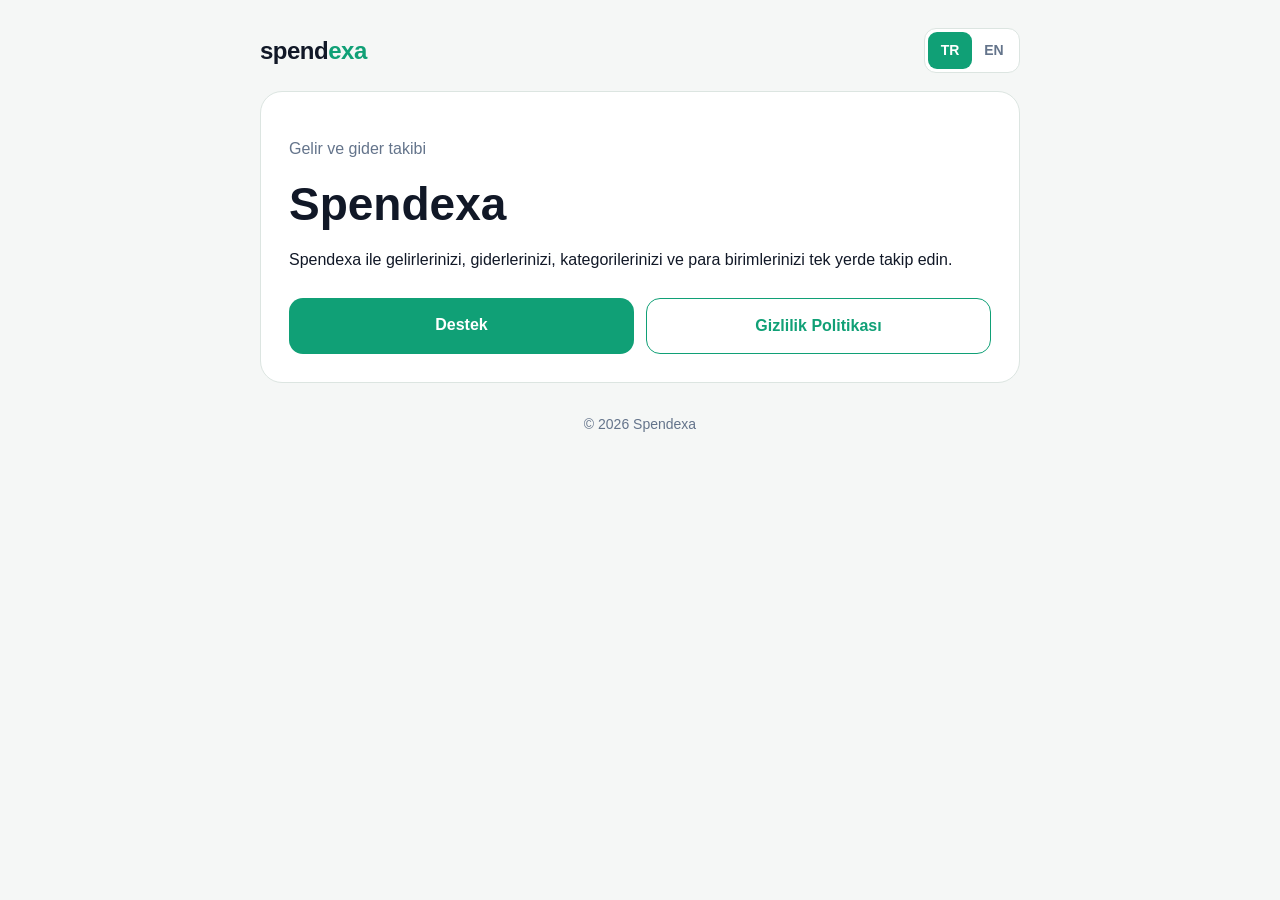
<file: index.html>
<!doctype html>
<html lang="tr" data-language="tr">
<head>
  <meta charset="utf-8">
  <meta name="viewport" content="width=device-width, initial-scale=1">
  <meta name="description" content="Spendexa destek ve gizlilik bilgileri">
  <title>Spendexa</title>
  <script>
    try {
      const savedLanguage = localStorage.getItem("spendexa-language");
      if (savedLanguage === "en" || savedLanguage === "tr") {
        document.documentElement.dataset.language = savedLanguage;
        document.documentElement.lang = savedLanguage;
      }
    } catch {}
  </script>
  <link rel="stylesheet" href="/styles.css">
  <script src="/language.js" defer></script>
</head>
<body
  data-title-tr="Spendexa"
  data-title-en="Spendexa"
  data-description-tr="Spendexa destek ve gizlilik bilgileri"
  data-description-en="Spendexa support and privacy information"
>
  <header class="wrap">
    <div class="header-row">
      <a class="brand" href="/" aria-label="Spendexa">spend<span>exa</span></a>
      <div class="language-switcher" role="group" aria-label="Language / Dil">
        <button class="language-button" type="button" data-language-button="tr" aria-pressed="true">TR</button>
        <button class="language-button" type="button" data-language-button="en" aria-pressed="false">EN</button>
      </div>
    </div>
  </header>
  <main class="wrap">
    <section class="card" data-lang="tr">
      <p class="muted">Gelir ve gider takibi</p>
      <h1>Spendexa</h1>
      <p>Spendexa ile gelirlerinizi, giderlerinizi, kategorilerinizi ve para birimlerinizi tek yerde takip edin.</p>
      <div class="actions">
        <a class="button" href="/support/">Destek</a>
        <a class="button secondary" href="/privacy/">Gizlilik Politikası</a>
      </div>
    </section>

    <section class="card" data-lang="en" lang="en">
      <p class="muted">Income and expense tracking</p>
      <h1>Spendexa</h1>
      <p>Track your income, expenses, categories, and currencies together with Spendexa.</p>
      <div class="actions">
        <a class="button" href="/support/">Support</a>
        <a class="button secondary" href="/privacy/">Privacy Policy</a>
      </div>
    </section>
  </main>
  <footer class="wrap">© 2026 Spendexa</footer>
</body>
</html>
</file>
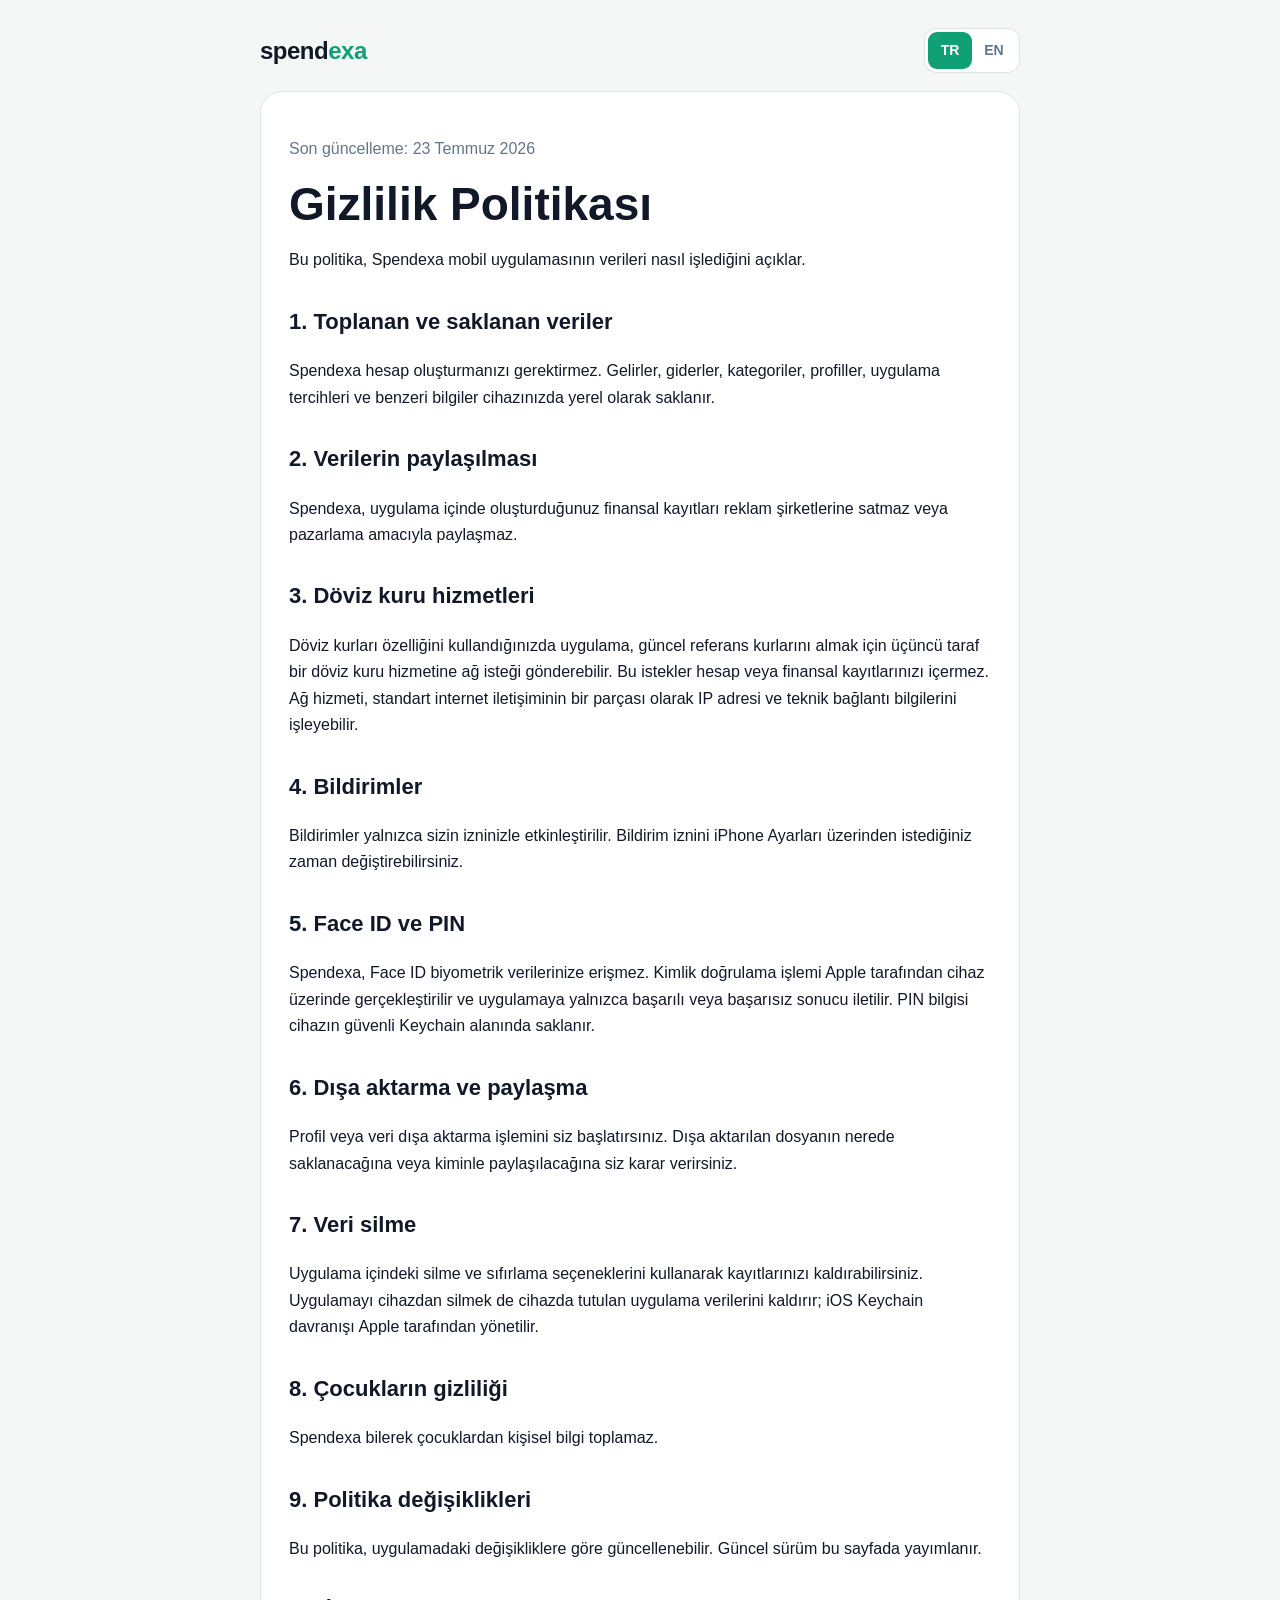
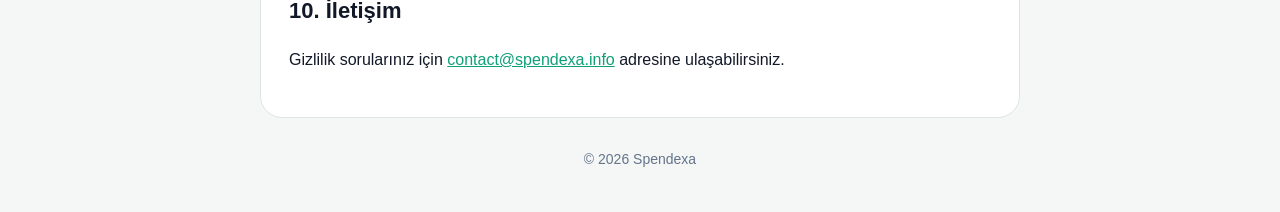
<file: privacy/index.html>
<!doctype html>
<html lang="tr" data-language="tr">
<head>
  <meta charset="utf-8">
  <meta name="viewport" content="width=device-width, initial-scale=1">
  <meta name="description" content="Spendexa gizlilik politikası">
  <title>Gizlilik Politikası · Spendexa</title>
  <script>
    try {
      const savedLanguage = localStorage.getItem("spendexa-language");
      if (savedLanguage === "en" || savedLanguage === "tr") {
        document.documentElement.dataset.language = savedLanguage;
        document.documentElement.lang = savedLanguage;
      }
    } catch {}
  </script>
  <link rel="stylesheet" href="/styles.css">
  <script src="/language.js" defer></script>
</head>
<body
  data-title-tr="Gizlilik Politikası · Spendexa"
  data-title-en="Privacy Policy · Spendexa"
  data-description-tr="Spendexa gizlilik politikası"
  data-description-en="Spendexa privacy policy"
>
  <header class="wrap">
    <div class="header-row">
      <a class="brand" href="/" aria-label="Spendexa">spend<span>exa</span></a>
      <div class="language-switcher" role="group" aria-label="Language / Dil">
        <button class="language-button" type="button" data-language-button="tr" aria-pressed="true">TR</button>
        <button class="language-button" type="button" data-language-button="en" aria-pressed="false">EN</button>
      </div>
    </div>
  </header>
  <main class="wrap">
    <article class="card" data-lang="tr">
      <p class="muted">Son güncelleme: 23 Temmuz 2026</p>
      <h1>Gizlilik Politikası</h1>
      <p>Bu politika, Spendexa mobil uygulamasının verileri nasıl işlediğini açıklar.</p>

      <h2>1. Toplanan ve saklanan veriler</h2>
      <p>Spendexa hesap oluşturmanızı gerektirmez. Gelirler, giderler, kategoriler, profiller, uygulama tercihleri ve benzeri bilgiler cihazınızda yerel olarak saklanır.</p>

      <h2>2. Verilerin paylaşılması</h2>
      <p>Spendexa, uygulama içinde oluşturduğunuz finansal kayıtları reklam şirketlerine satmaz veya pazarlama amacıyla paylaşmaz.</p>

      <h2>3. Döviz kuru hizmetleri</h2>
      <p>Döviz kurları özelliğini kullandığınızda uygulama, güncel referans kurlarını almak için üçüncü taraf bir döviz kuru hizmetine ağ isteği gönderebilir. Bu istekler hesap veya finansal kayıtlarınızı içermez. Ağ hizmeti, standart internet iletişiminin bir parçası olarak IP adresi ve teknik bağlantı bilgilerini işleyebilir.</p>

      <h2>4. Bildirimler</h2>
      <p>Bildirimler yalnızca sizin izninizle etkinleştirilir. Bildirim iznini iPhone Ayarları üzerinden istediğiniz zaman değiştirebilirsiniz.</p>

      <h2>5. Face ID ve PIN</h2>
      <p>Spendexa, Face ID biyometrik verilerinize erişmez. Kimlik doğrulama işlemi Apple tarafından cihaz üzerinde gerçekleştirilir ve uygulamaya yalnızca başarılı veya başarısız sonucu iletilir. PIN bilgisi cihazın güvenli Keychain alanında saklanır.</p>

      <h2>6. Dışa aktarma ve paylaşma</h2>
      <p>Profil veya veri dışa aktarma işlemini siz başlatırsınız. Dışa aktarılan dosyanın nerede saklanacağına veya kiminle paylaşılacağına siz karar verirsiniz.</p>

      <h2>7. Veri silme</h2>
      <p>Uygulama içindeki silme ve sıfırlama seçeneklerini kullanarak kayıtlarınızı kaldırabilirsiniz. Uygulamayı cihazdan silmek de cihazda tutulan uygulama verilerini kaldırır; iOS Keychain davranışı Apple tarafından yönetilir.</p>

      <h2>8. Çocukların gizliliği</h2>
      <p>Spendexa bilerek çocuklardan kişisel bilgi toplamaz.</p>

      <h2>9. Politika değişiklikleri</h2>
      <p>Bu politika, uygulamadaki değişikliklere göre güncellenebilir. Güncel sürüm bu sayfada yayımlanır.</p>

      <h2>10. İletişim</h2>
      <p>Gizlilik sorularınız için <a href="mailto:contact@spendexa.info?subject=Spendexa%20Privacy">contact@spendexa.info</a> adresine ulaşabilirsiniz.</p>
    </article>

    <article class="card" data-lang="en" lang="en">
      <p class="muted">Last updated: July 23, 2026</p>
      <h1>Privacy Policy</h1>
      <p>This policy explains how the Spendexa mobile application handles information.</p>

      <h2>1. Information stored</h2>
      <p>Spendexa does not require an account. Income, expenses, categories, profiles, app preferences, and similar information are stored locally on your device.</p>

      <h2>2. Sharing</h2>
      <p>Spendexa does not sell your financial records to advertisers or share them for marketing purposes.</p>

      <h2>3. Exchange-rate services</h2>
      <p>When you use exchange-rate features, the app may contact a third-party exchange-rate service to retrieve reference rates. These requests do not include your account or financial records. The service may process IP addresses and standard technical connection data as part of internet communication.</p>

      <h2>4. Notifications</h2>
      <p>Notifications are enabled only with your permission. You can change notification permission at any time in iPhone Settings.</p>

      <h2>5. Face ID and PIN</h2>
      <p>Spendexa does not access Face ID biometric data. Apple performs authentication on the device and returns only a success or failure result. PIN information is stored in the device Keychain.</p>

      <h2>6. Exporting and sharing</h2>
      <p>You initiate profile and data exports and decide where exported files are stored or shared.</p>

      <h2>7. Deletion</h2>
      <p>You can remove records using deletion and reset controls in the app. Removing the app also removes app data stored on the device; iOS Keychain behavior is managed by Apple.</p>

      <h2>8. Children's privacy</h2>
      <p>Spendexa does not knowingly collect personal information from children.</p>

      <h2>9. Changes</h2>
      <p>This policy may be updated as the app changes. The current version will be published on this page.</p>

      <h2>10. Contact</h2>
      <p>For privacy questions, contact <a href="mailto:contact@spendexa.info?subject=Spendexa%20Privacy">contact@spendexa.info</a>.</p>
    </article>
  </main>
  <footer class="wrap">© 2026 Spendexa</footer>
</body>
</html>
</file>
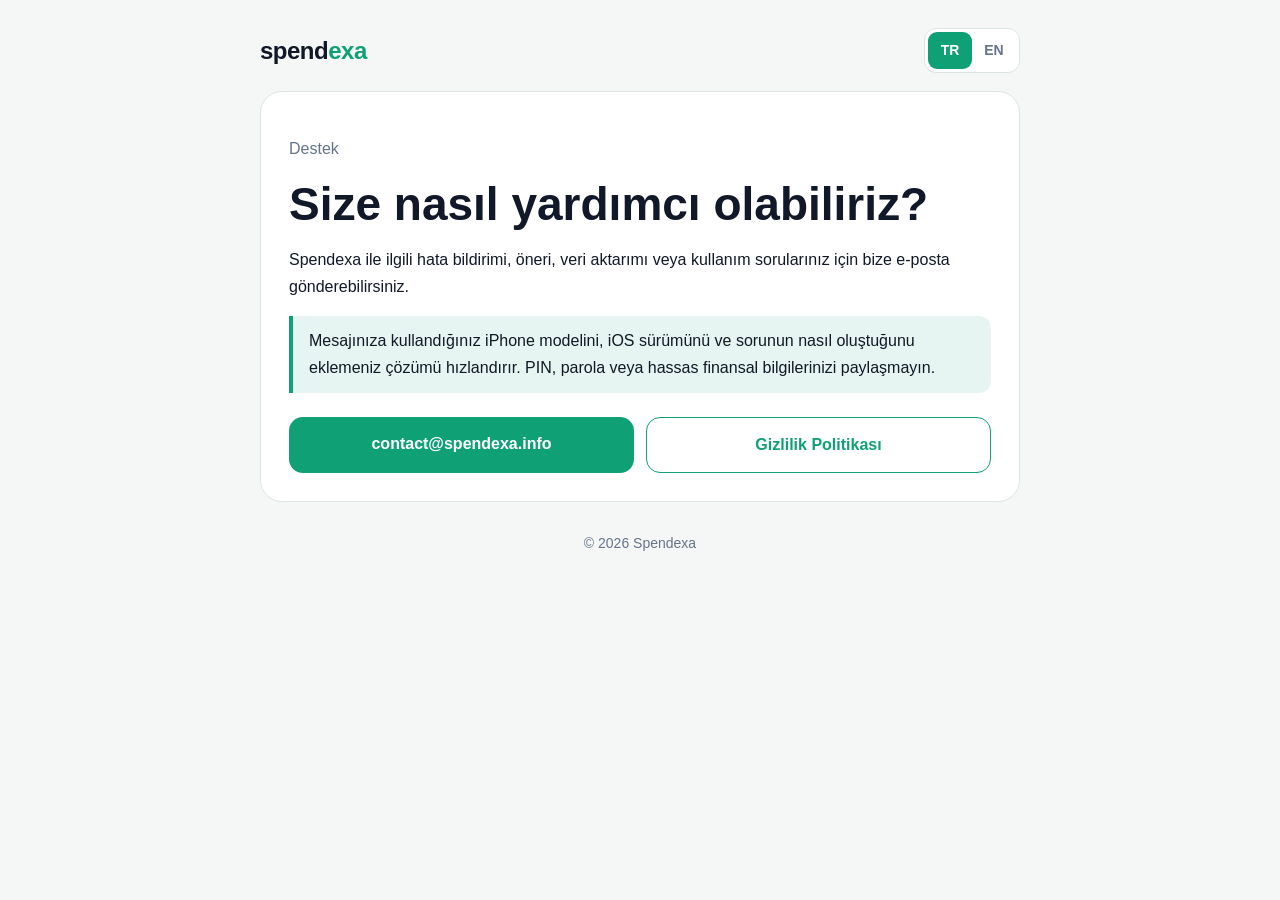
<file: support/index.html>
<!doctype html>
<html lang="tr" data-language="tr">
<head>
  <meta charset="utf-8">
  <meta name="viewport" content="width=device-width, initial-scale=1">
  <meta name="description" content="Spendexa destek sayfası">
  <title>Destek · Spendexa</title>
  <script>
    try {
      const savedLanguage = localStorage.getItem("spendexa-language");
      if (savedLanguage === "en" || savedLanguage === "tr") {
        document.documentElement.dataset.language = savedLanguage;
        document.documentElement.lang = savedLanguage;
      }
    } catch {}
  </script>
  <link rel="stylesheet" href="/styles.css">
  <script src="/language.js" defer></script>
</head>
<body
  data-title-tr="Destek · Spendexa"
  data-title-en="Support · Spendexa"
  data-description-tr="Spendexa destek sayfası"
  data-description-en="Spendexa support page"
>
  <header class="wrap">
    <div class="header-row">
      <a class="brand" href="/" aria-label="Spendexa">spend<span>exa</span></a>
      <div class="language-switcher" role="group" aria-label="Language / Dil">
        <button class="language-button" type="button" data-language-button="tr" aria-pressed="true">TR</button>
        <button class="language-button" type="button" data-language-button="en" aria-pressed="false">EN</button>
      </div>
    </div>
  </header>
  <main class="wrap">
    <section class="card" data-lang="tr">
      <p class="muted">Destek</p>
      <h1>Size nasıl yardımcı olabiliriz?</h1>
      <p>Spendexa ile ilgili hata bildirimi, öneri, veri aktarımı veya kullanım sorularınız için bize e-posta gönderebilirsiniz.</p>
      <div class="notice">
        Mesajınıza kullandığınız iPhone modelini, iOS sürümünü ve sorunun nasıl oluştuğunu eklemeniz çözümü hızlandırır. PIN, parola veya hassas finansal bilgilerinizi paylaşmayın.
      </div>
      <div class="actions">
        <a class="button" href="mailto:contact@spendexa.info?subject=Spendexa%20Support">contact@spendexa.info</a>
        <a class="button secondary" href="/privacy/">Gizlilik Politikası</a>
      </div>
    </section>

    <section class="card" data-lang="en" lang="en">
      <p class="muted">Support</p>
      <h1>How can we help?</h1>
      <p>Contact us for bug reports, suggestions, data import or export questions, or help using Spendexa.</p>
      <div class="notice">
        Including your iPhone model, iOS version, and steps that reproduce the issue can help us respond faster. Do not send PINs, passwords, or sensitive financial information.
      </div>
      <div class="actions">
        <a class="button" href="mailto:contact@spendexa.info?subject=Spendexa%20Support">contact@spendexa.info</a>
        <a class="button secondary" href="/privacy/">Privacy Policy</a>
      </div>
    </section>
  </main>
  <footer class="wrap">© 2026 Spendexa</footer>
</body>
</html>
</file>
<file: styles.css>
:root {
  color-scheme: light dark;
  --accent: #10a076;
  --bg: #f5f7f6;
  --card: #ffffff;
  --text: #111827;
  --muted: #64748b;
  --border: #dce5e1;
}

@media (prefers-color-scheme: dark) {
  :root {
    --bg: #0c1110;
    --card: #151c1a;
    --text: #f5f7f6;
    --muted: #a9b7b2;
    --border: #29332f;
  }
}

* { box-sizing: border-box; }
html { scroll-behavior: smooth; }
html[data-language="tr"] [data-lang="en"],
html[data-language="en"] [data-lang="tr"] {
  display: none !important;
}
body {
  margin: 0;
  background: var(--bg);
  color: var(--text);
  font-family: -apple-system, BlinkMacSystemFont, "Segoe UI", sans-serif;
  line-height: 1.65;
}
a { color: var(--accent); }
.wrap {
  width: min(760px, calc(100% - 32px));
  margin: 0 auto;
}
header {
  padding: 28px 0 18px;
}
.header-row {
  display: flex;
  align-items: center;
  justify-content: space-between;
  gap: 18px;
}
.brand {
  display: inline-flex;
  align-items: center;
  gap: 0;
  text-decoration: none;
  color: var(--text);
  font-size: 24px;
  font-weight: 800;
  letter-spacing: -0.5px;
}
.brand span { color: var(--accent); }
.language-switcher {
  display: inline-flex;
  padding: 3px;
  border: 1px solid var(--border);
  border-radius: 12px;
  background: var(--card);
}
.language-button {
  min-width: 44px;
  border: 0;
  border-radius: 9px;
  padding: 7px 10px;
  background: transparent;
  color: var(--muted);
  font: inherit;
  font-size: 14px;
  font-weight: 700;
  cursor: pointer;
}
.language-button[aria-pressed="true"] {
  background: var(--accent);
  color: #ffffff;
}
.language-button:focus-visible,
.button:focus-visible,
a:focus-visible {
  outline: 3px solid color-mix(in srgb, var(--accent) 45%, transparent);
  outline-offset: 3px;
}
.card {
  background: var(--card);
  border: 1px solid var(--border);
  border-radius: 22px;
  padding: 28px;
  margin-bottom: 20px;
}
h1 { margin: 0 0 12px; font-size: clamp(30px, 7vw, 46px); line-height: 1.15; }
h2 { margin-top: 30px; font-size: 22px; }
h3 { margin-top: 24px; font-size: 18px; }
p, li { color: var(--text); }
.muted { color: var(--muted); }
.actions {
  display: grid;
  grid-template-columns: repeat(auto-fit, minmax(210px, 1fr));
  gap: 12px;
  margin-top: 24px;
}
.button {
  display: block;
  border-radius: 14px;
  padding: 14px 16px;
  background: var(--accent);
  color: white;
  text-decoration: none;
  font-weight: 700;
  text-align: center;
}
.button.secondary {
  background: transparent;
  color: var(--accent);
  border: 1px solid var(--accent);
}
.notice {
  border-left: 4px solid var(--accent);
  padding: 12px 16px;
  background: color-mix(in srgb, var(--accent) 10%, transparent);
  border-radius: 0 12px 12px 0;
}
footer {
  color: var(--muted);
  text-align: center;
  padding: 10px 0 40px;
  font-size: 14px;
}
ul { padding-left: 22px; }
code {
  background: color-mix(in srgb, var(--text) 8%, transparent);
  padding: 2px 6px;
  border-radius: 6px;
}
@media (max-width: 520px) {
  .card { padding: 22px 18px; border-radius: 18px; }
  .header-row { gap: 12px; }
  .brand { font-size: 22px; }
}
</file>
